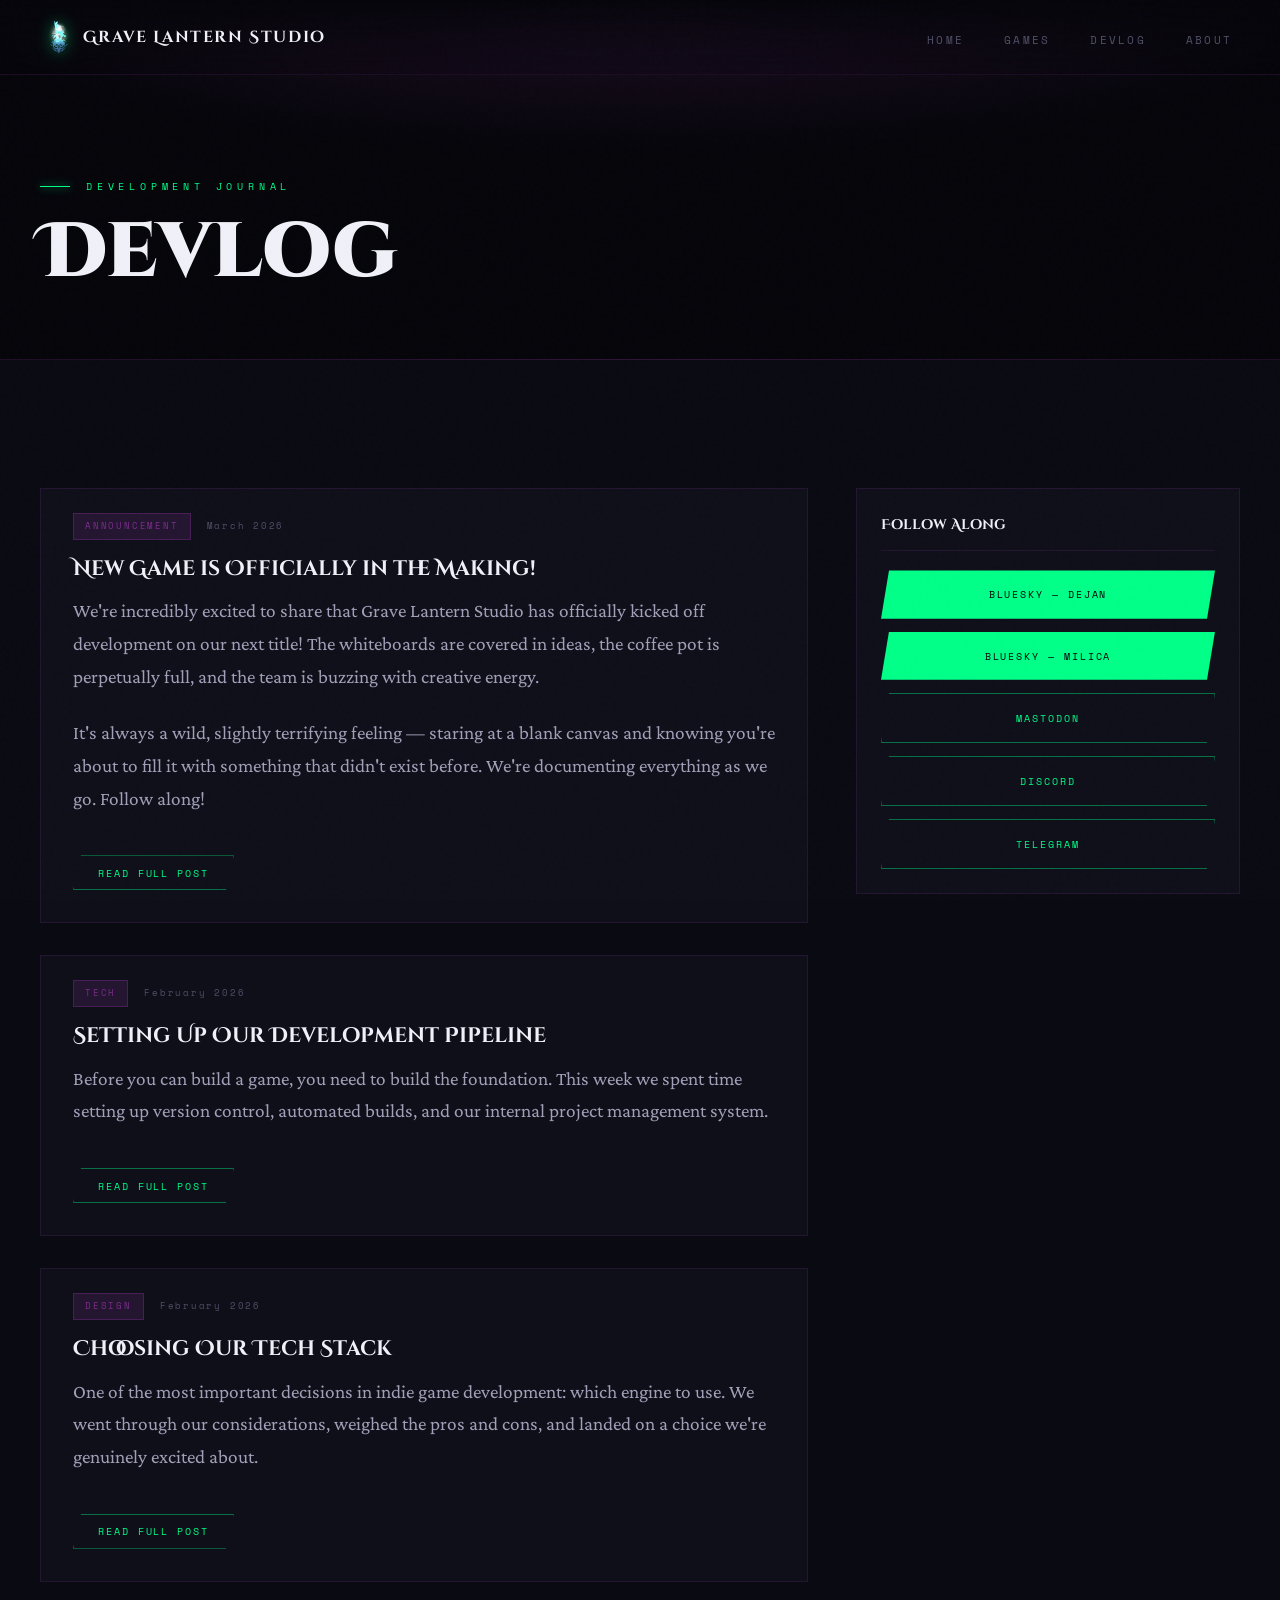
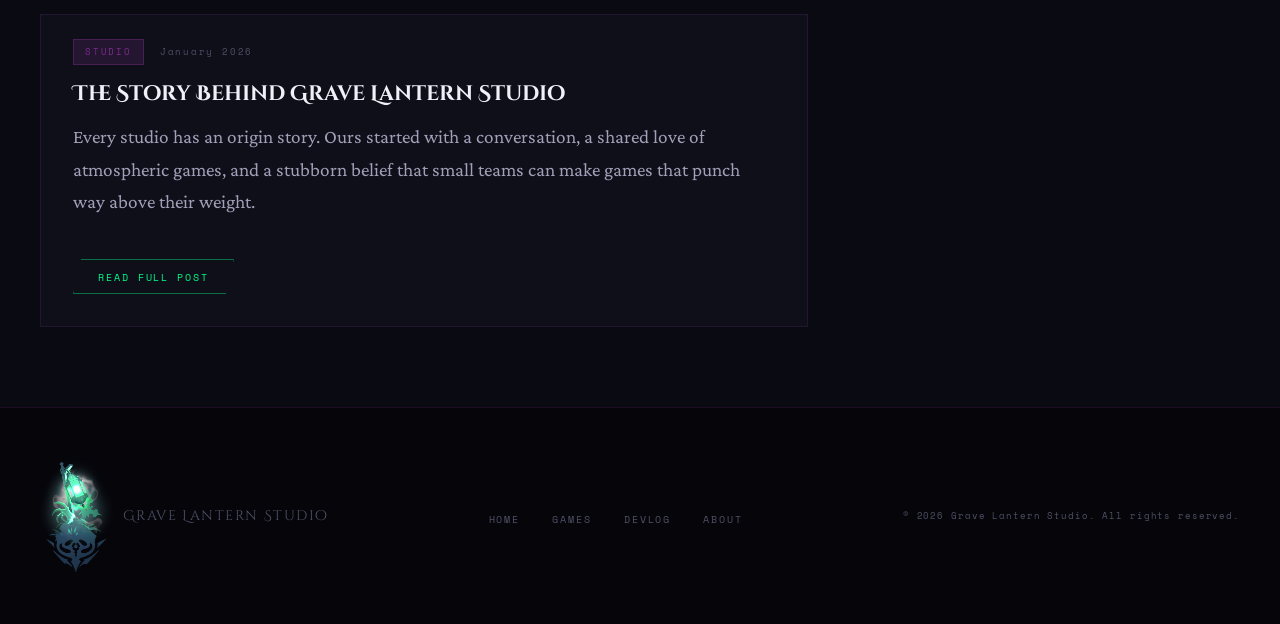
<file: grave_lantern_studio/devlog.html>
<!DOCTYPE html>
<html lang="en">
<head>
  <meta charset="UTF-8">
  <meta name="viewport" content="width=device-width, initial-scale=1.0">
  <title>Devlog — Grave Lantern Studio</title>
  <link rel="stylesheet" href="css/base.css">
  <link rel="stylesheet" href="css/nav.css">
  <link rel="stylesheet" href="css/hero.css">
  <link rel="stylesheet" href="css/sections.css">
  <link rel="stylesheet" href="css/components.css">
  <link rel="stylesheet" href="css/animations.css">
</head>
<body>

  <nav>
    <a href="index.html" class="nav-logo">
      <img src="images/GraveLanternLogo.png" alt="Grave Lantern Studio">
      Grave Lantern Studio
    </a>
    <ul class="nav-links">
      <li><a href="index.html">Home</a></li>
      <li><a href="games.html">Games</a></li>
      <li><a href="devlog.html">Devlog</a></li>
      <li><a href="about.html">About</a></li>
    </ul>
  </nav>

  <div class="page-header">
    <div class="page-header-inner">
      <div class="section-label">Development Journal</div>
      <h1 class="page-header-title">Devlog</h1>
    </div>
  </div>

  <section style="padding:5rem 2rem;background:var(--bg-deep);">
    <div class="section-inner">
      <div class="devlog-full-grid">

        <div class="devlog-posts">
          <div class="devlog-post-card reveal">
            <div class="devlog-post-header">
              <span class="devlog-post-tag">Announcement</span>
              <span class="devlog-post-date">March 2026</span>
            </div>
            <div class="devlog-post-body">
              <h2 class="devlog-post-title">New Game is Officially in the Making!</h2>
              <p class="devlog-post-excerpt">We're incredibly excited to share that Grave Lantern Studio has officially kicked off development on our next title! The whiteboards are covered in ideas, the coffee pot is perpetually full, and the team is buzzing with creative energy.</p>
              <p class="devlog-post-excerpt">It's always a wild, slightly terrifying feeling — staring at a blank canvas and knowing you're about to fill it with something that didn't exist before. We're documenting everything as we go. Follow along!</p>
              <div class="devlog-post-full">
                <p class="devlog-post-excerpt">Full post content coming soon. Check back when we've had more coffee and fewer existential crises about the game's name.</p>
              </div>
              <button class="btn-secondary devlog-expand-btn" style="font-size:0.6rem;padding:0.6rem 1.5rem;">Read Full Post</button>
            </div>
          </div>

          <div class="devlog-post-card reveal">
            <div class="devlog-post-header">
              <span class="devlog-post-tag">Tech</span>
              <span class="devlog-post-date">February 2026</span>
            </div>
            <div class="devlog-post-body">
              <h2 class="devlog-post-title">Setting Up Our Development Pipeline</h2>
              <p class="devlog-post-excerpt">Before you can build a game, you need to build the foundation. This week we spent time setting up version control, automated builds, and our internal project management system.</p>
              <div class="devlog-post-full">
                <p class="devlog-post-excerpt">Full post content coming soon. We'll go into detail about the tools we chose and why they work for a small indie team.</p>
              </div>
              <button class="btn-secondary devlog-expand-btn" style="font-size:0.6rem;padding:0.6rem 1.5rem;">Read Full Post</button>
            </div>
          </div>

          <div class="devlog-post-card reveal">
            <div class="devlog-post-header">
              <span class="devlog-post-tag">Design</span>
              <span class="devlog-post-date">February 2026</span>
            </div>
            <div class="devlog-post-body">
              <h2 class="devlog-post-title">Choosing Our Tech Stack</h2>
              <p class="devlog-post-excerpt">One of the most important decisions in indie game development: which engine to use. We went through our considerations, weighed the pros and cons, and landed on a choice we're genuinely excited about.</p>
              <div class="devlog-post-full">
                <p class="devlog-post-excerpt">Full post content coming soon. Spoiler: it took way longer to decide than we'd like to admit.</p>
              </div>
              <button class="btn-secondary devlog-expand-btn" style="font-size:0.6rem;padding:0.6rem 1.5rem;">Read Full Post</button>
            </div>
          </div>

          <div class="devlog-post-card reveal">
            <div class="devlog-post-header">
              <span class="devlog-post-tag">Studio</span>
              <span class="devlog-post-date">January 2026</span>
            </div>
            <div class="devlog-post-body">
              <h2 class="devlog-post-title">The Story Behind Grave Lantern Studio</h2>
              <p class="devlog-post-excerpt">Every studio has an origin story. Ours started with a conversation, a shared love of atmospheric games, and a stubborn belief that small teams can make games that punch way above their weight.</p>
              <div class="devlog-post-full">
                <p class="devlog-post-excerpt">Full post content coming soon. The full origin story is worth telling properly — we'll get to it.</p>
              </div>
              <button class="btn-secondary devlog-expand-btn" style="font-size:0.6rem;padding:0.6rem 1.5rem;">Read Full Post</button>
            </div>
          </div>
        </div>

        <div class="devlog-sidebar">
          <div class="sidebar-widget reveal">
            <h3 class="sidebar-widget-title">Follow Along</h3>
            <div style="display:flex;flex-direction:column;gap:0.8rem;">
              <a href="https://bsky.app/profile/pixelthehammer.bsky.social" target="_blank" class="btn-primary" style="text-align:center;font-size:0.6rem;">Bluesky — Dejan</a>
              <a href="https://bsky.app/profile/oomkin.bsky.social" target="_blank" class="btn-primary" style="text-align:center;font-size:0.6rem;">Bluesky — Milica</a>
              <a href="https://mastodon.social/@PixelTheHammer" target="_blank" class="btn-secondary" style="text-align:center;font-size:0.6rem;">Mastodon</a>
              <a href="https://discord.gg/rfPKNT84" target="_blank" class="btn-secondary" style="text-align:center;font-size:0.6rem;">Discord</a>
              <a href="https://t.me/GraveLanternStudio" target="_blank" class="btn-secondary" style="text-align:center;font-size:0.6rem;">Telegram</a>
            </div>
          </div>

          <div class="sidebar-widget reveal">
            <h3 class="sidebar-widget-title">Tags</h3>
            <div class="tag-cloud">
              <span class="tag">GameDev</span>
              <span class="tag">IndieGame</span>
              <span class="tag">Design</span>
              <span class="tag">Atmospheric</span>
              <span class="tag">DevLog</span>
              <span class="tag">IndieDev</span>
              <span class="tag">Studio</span>
              <span class="tag">Progress</span>
            </div>
          </div>

          <div class="sidebar-widget reveal">
            <h3 class="sidebar-widget-title">Current Project</h3>
            <div style="background:var(--bg-void);padding:1rem;border:1px solid var(--border-subtle);margin-bottom:1rem;">
              <p style="font-family:'Cinzel Decorative',serif;font-size:0.9rem;color:var(--text-bright);margin-bottom:0.5rem;">Project Lantern</p>
              <span class="game-status dev" style="font-size:0.5rem;">In Development</span>
            </div>
            <div style="margin-bottom:0.5rem;">
              <div style="display:flex;justify-content:space-between;margin-bottom:0.3rem;">
                <span style="font-family:'Space Mono',monospace;font-size:0.55rem;color:var(--text-dim);text-transform:uppercase;">Concept</span>
                <span style="font-family:'Space Mono',monospace;font-size:0.55rem;color:var(--green-glow);">100%</span>
              </div>
              <div style="height:3px;background:var(--bg-void);border-radius:2px;overflow:hidden;">
                <div style="width:100%;height:100%;background:var(--green-glow);box-shadow:0 0 8px var(--green-glow);"></div>
              </div>
            </div>
            <div style="margin-bottom:0.5rem;">
              <div style="display:flex;justify-content:space-between;margin-bottom:0.3rem;">
                <span style="font-family:'Space Mono',monospace;font-size:0.55rem;color:var(--text-dim);text-transform:uppercase;">Pre-Production</span>
                <span style="font-family:'Space Mono',monospace;font-size:0.55rem;color:var(--green-glow);">60%</span>
              </div>
              <div style="height:3px;background:var(--bg-void);border-radius:2px;overflow:hidden;">
                <div style="width:60%;height:100%;background:var(--green-glow);box-shadow:0 0 8px var(--green-glow);"></div>
              </div>
            </div>
            <div>
              <div style="display:flex;justify-content:space-between;margin-bottom:0.3rem;">
                <span style="font-family:'Space Mono',monospace;font-size:0.55rem;color:var(--text-dim);text-transform:uppercase;">Production</span>
                <span style="font-family:'Space Mono',monospace;font-size:0.55rem;color:var(--text-dim);">0%</span>
              </div>
              <div style="height:3px;background:var(--bg-void);border-radius:2px;overflow:hidden;">
                <div style="width:0%;height:100%;background:var(--text-dim);"></div>
              </div>
            </div>
          </div>
        </div>

      </div>
    </div>
  </section>

  <footer>
    <div class="footer-inner">
      <div class="footer-logo"><img src="images/GraveLanternLogo.png" alt="">Grave Lantern Studio</div>
      <ul class="footer-links">
        <li><a href="index.html">Home</a></li>
        <li><a href="games.html">Games</a></li>
        <li><a href="devlog.html">Devlog</a></li>
        <li><a href="about.html">About</a></li>
      </ul>
      <p class="footer-copy">© 2026 Grave Lantern Studio. All rights reserved.</p>
    </div>
  </footer>

  <script src="js/reveal.js"></script>
  <script>
    document.querySelectorAll('.devlog-expand-btn').forEach(btn => {
      btn.addEventListener('click', () => {
        const full = btn.previousElementSibling;
        const isOpen = full.classList.toggle('open');
        btn.textContent = isOpen ? 'Collapse' : 'Read Full Post';
      });
    });
  </script>
</body>
</html>
</file>
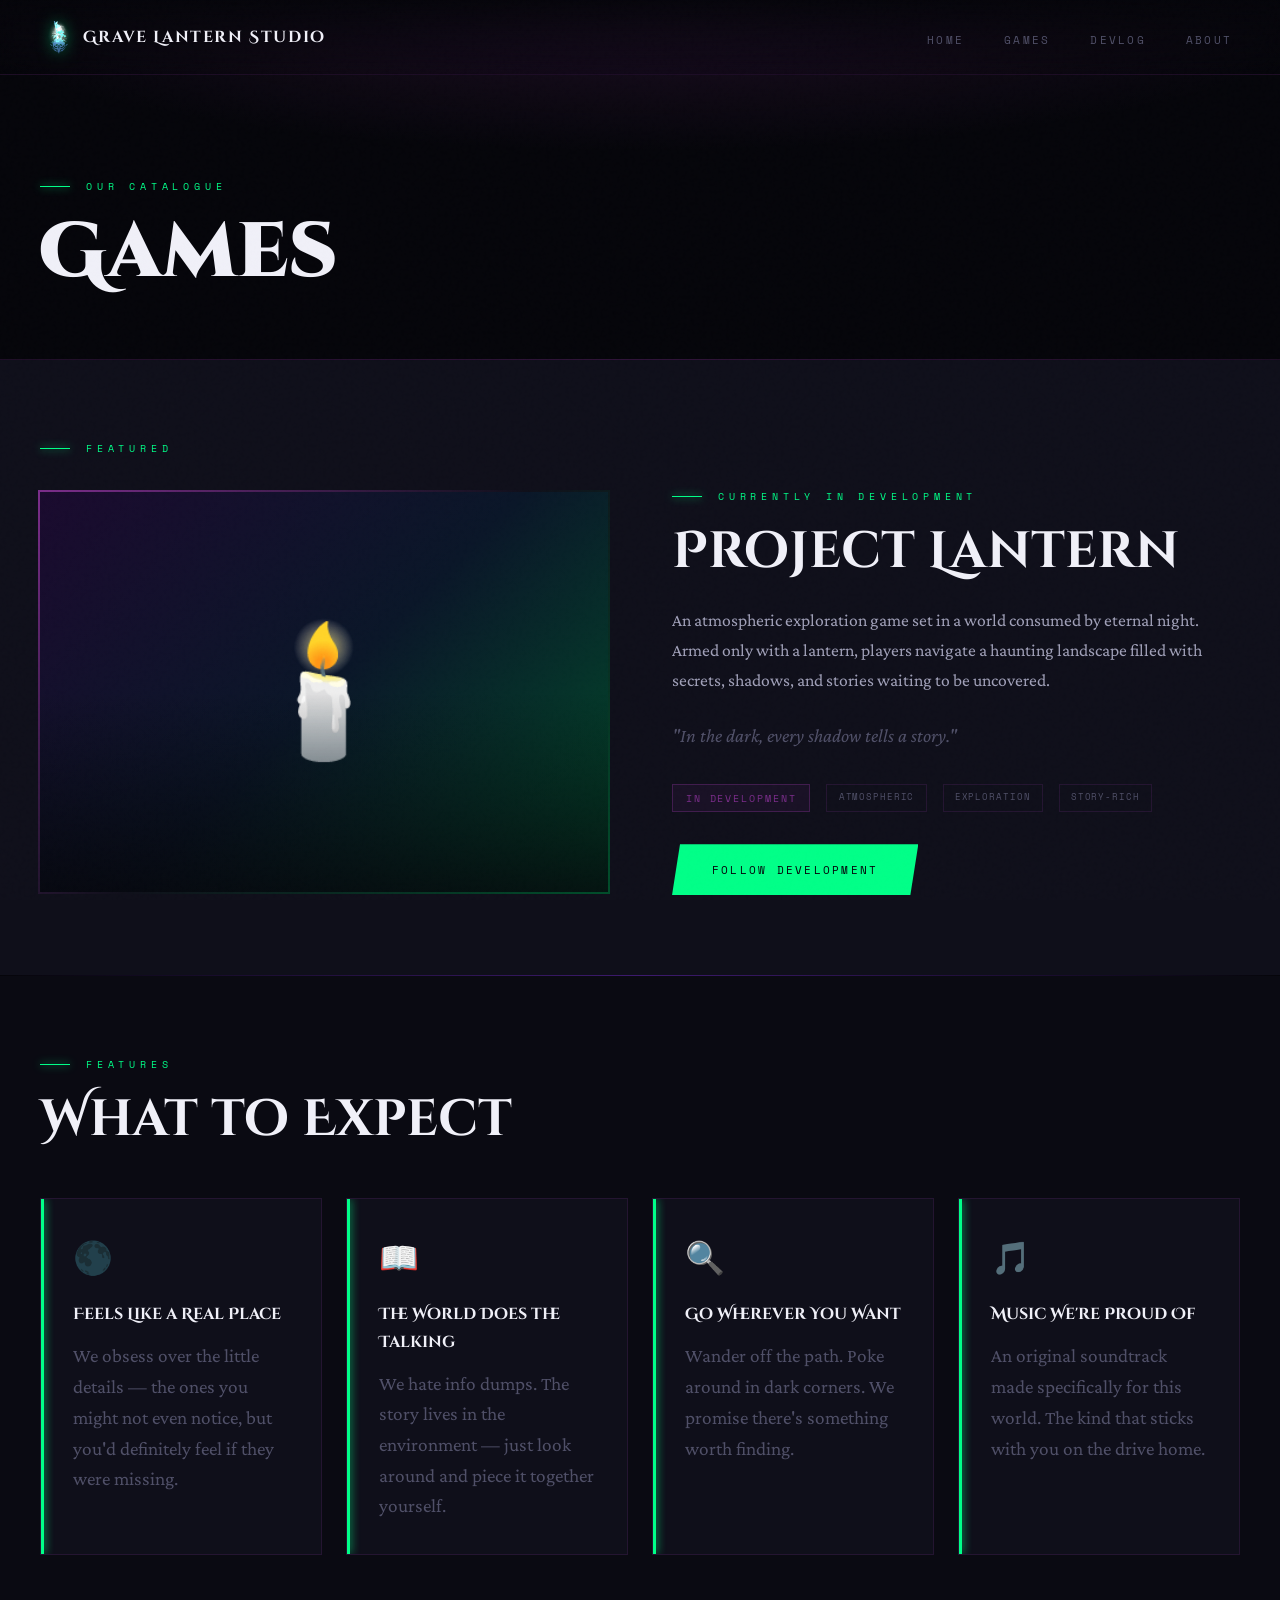
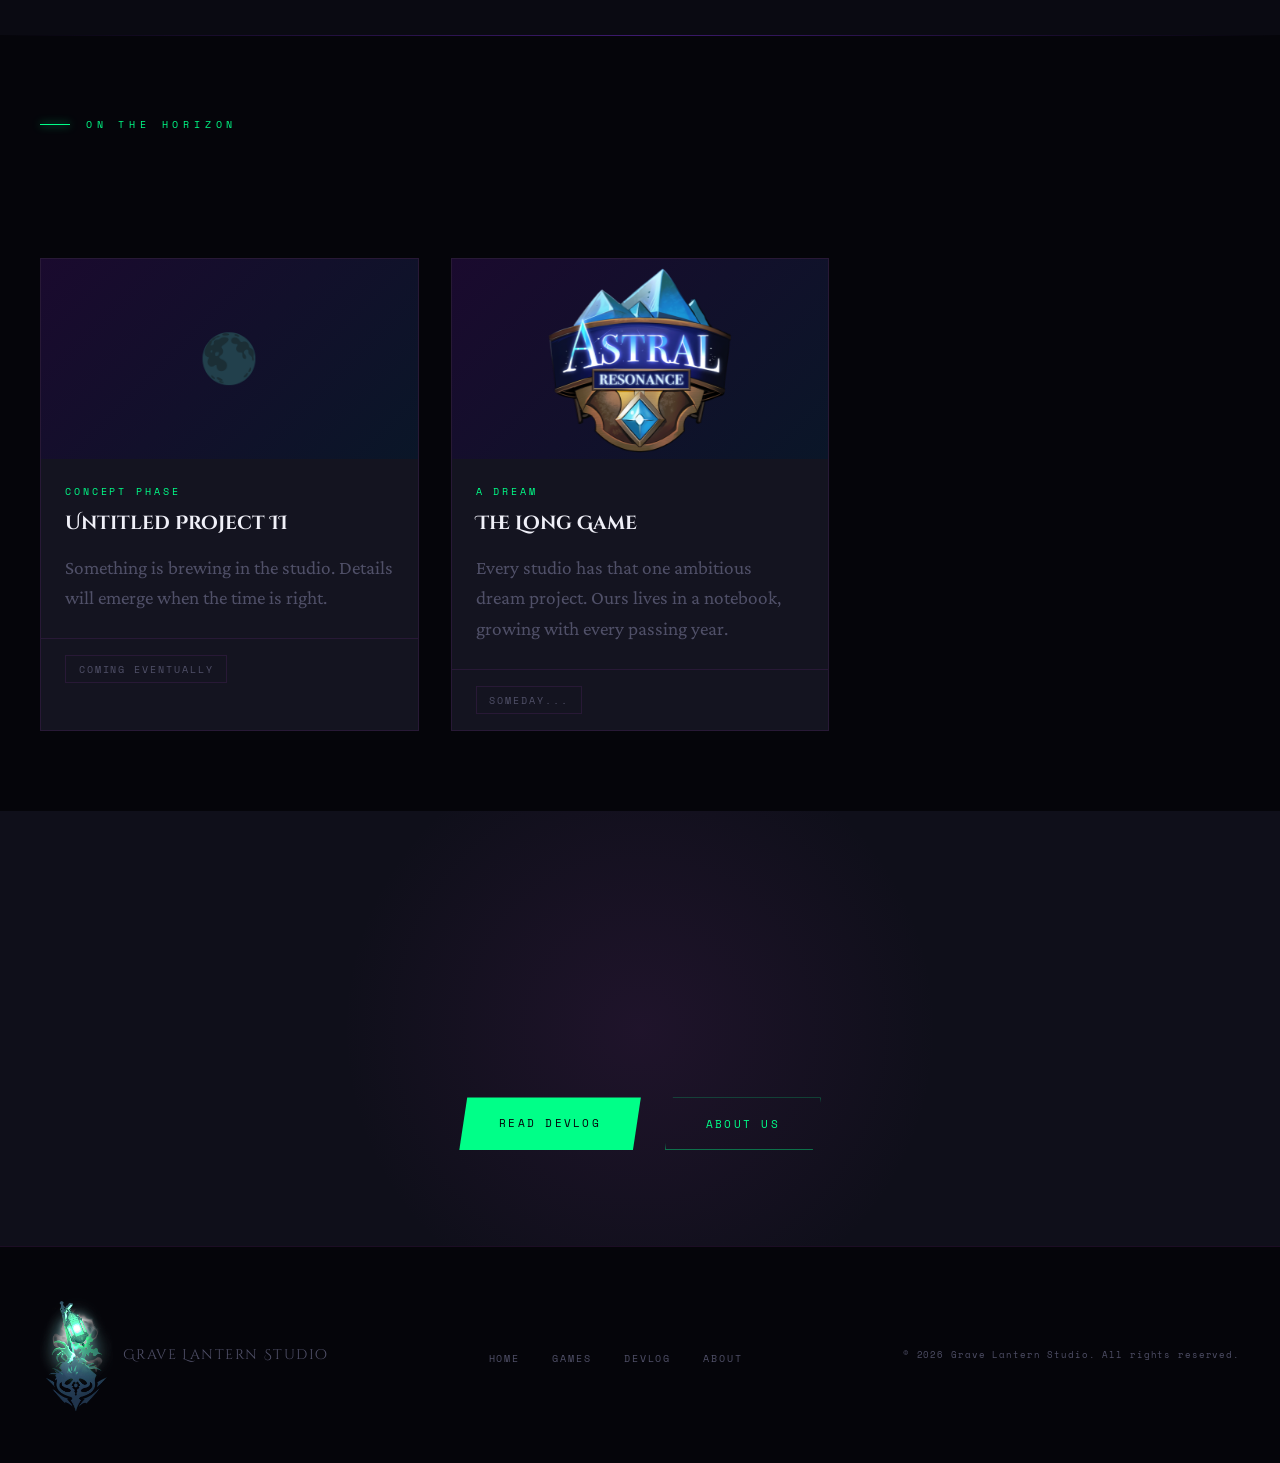
<file: grave_lantern_studio/games.html>
<!DOCTYPE html>
<html lang="en">
<head>
  <meta charset="UTF-8">
  <meta name="viewport" content="width=device-width, initial-scale=1.0">
  <title>Games — Grave Lantern Studio</title>
  <link rel="stylesheet" href="css/base.css">
  <link rel="stylesheet" href="css/nav.css">
  <link rel="stylesheet" href="css/hero.css">
  <link rel="stylesheet" href="css/sections.css">
  <link rel="stylesheet" href="css/components.css">
  <link rel="stylesheet" href="css/animations.css">
</head>
<body>

  <nav>
    <a href="index.html" class="nav-logo">
      <img src="images/GraveLanternLogo.png" alt="Grave Lantern Studio">
      Grave Lantern Studio
    </a>
    <ul class="nav-links">
      <li><a href="index.html">Home</a></li>
      <li><a href="games.html">Games</a></li>
      <li><a href="devlog.html">Devlog</a></li>
      <li><a href="about.html">About</a></li>
    </ul>
  </nav>

  <div class="page-header">
    <div class="page-header-inner">
      <div class="section-label">Our Catalogue</div>
      <h1 class="page-header-title">Games</h1>
    </div>
  </div>

  <!-- FEATURED GAME -->
  <section style="background:var(--bg-surface);padding:5rem 2rem;">
    <div class="section-inner">
      <div class="section-label reveal">Featured</div>
      <div style="display:grid;grid-template-columns:1fr 1fr;gap:4rem;align-items:center;margin-top:2rem;">
        <div class="about-image-wrapper reveal">
          <div style="width:100%;height:400px;background:linear-gradient(135deg,#1a0a2e 0%,#0a1628 50%,#004d2a 100%);display:flex;align-items:center;justify-content:center;font-size:8rem;">🕯️</div>
        </div>
        <div class="reveal">
          <div class="section-label">Currently In Development</div>
          <h2 class="section-title">Project Lantern</h2>
          <p style="color:var(--text-mid);margin-bottom:1.5rem;font-size:1.1rem;">An atmospheric exploration game set in a world consumed by eternal night. Armed only with a lantern, players navigate a haunting landscape filled with secrets, shadows, and stories waiting to be uncovered.</p>
          <p style="color:var(--text-dim);margin-bottom:2rem;font-style:italic;">"In the dark, every shadow tells a story."</p>
          <div style="display:flex;gap:1rem;flex-wrap:wrap;margin-bottom:2rem;">
            <span class="game-status dev">In Development</span>
            <span class="tag">Atmospheric</span>
            <span class="tag">Exploration</span>
            <span class="tag">Story-Rich</span>
          </div>
          <a href="devlog.html" class="btn-primary">Follow Development</a>
        </div>
      </div>
    </div>
  </section>

  <div class="divider"></div>

  <section style="background:var(--bg-deep);padding:5rem 2rem;">
    <div class="section-inner">
      <div class="section-label reveal">Features</div>
      <h2 class="section-title reveal">What to Expect</h2>
      <div class="values-grid reveal">
        <div class="value-card"><div class="value-icon">🌑</div><h3 class="value-title">Feels Like a Real Place</h3><p class="value-desc">We obsess over the little details — the ones you might not even notice, but you'd definitely feel if they were missing.</p></div>
        <div class="value-card"><div class="value-icon">📖</div><h3 class="value-title">The World Does the Talking</h3><p class="value-desc">We hate info dumps. The story lives in the environment — just look around and piece it together yourself.</p></div>
        <div class="value-card"><div class="value-icon">🔍</div><h3 class="value-title">Go Wherever You Want</h3><p class="value-desc">Wander off the path. Poke around in dark corners. We promise there's something worth finding.</p></div>
        <div class="value-card"><div class="value-icon">🎵</div><h3 class="value-title">Music We're Proud Of</h3><p class="value-desc">An original soundtrack made specifically for this world. The kind that sticks with you on the drive home.</p></div>
      </div>
    </div>
  </section>

  <div class="divider"></div>

  <section style="padding:5rem 2rem;">
    <div class="section-inner">
      <div class="section-label reveal">On the Horizon</div>
      <h2 class="section-title reveal">Future Projects</h2>
      <div class="games-grid">
        <div class="game-card reveal">
          <div class="game-card-glow"></div>
          <div class="game-card-placeholder">🌑</div>
          <div class="game-card-body">
            <p class="game-card-tag">Concept Phase</p>
            <h3 class="game-card-title">Untitled Project II</h3>
            <p class="game-card-desc">Something is brewing in the studio. Details will emerge when the time is right.</p>
          </div>
          <div class="game-card-footer"><span class="game-status coming-soon">Coming Eventually</span></div>
        </div>
        <div class="game-card reveal">
          <div class="game-card-glow"></div>
          <div class="game-card-placeholder" style="padding:0;"><img src="images/AstralResonance.png" alt="The Long Game" style="width:100%;height:100%;object-fit:contain;display:block;"></div>
          <div class="game-card-body">
            <p class="game-card-tag">A Dream</p>
            <h3 class="game-card-title">The Long Game</h3>
            <p class="game-card-desc">Every studio has that one ambitious dream project. Ours lives in a notebook, growing with every passing year.</p>
          </div>
          <div class="game-card-footer"><span class="game-status coming-soon">Someday...</span></div>
        </div>
      </div>
    </div>
  </section>

  <section class="cta-section">
    <div class="section-inner">
      <h2 class="section-title reveal">Stay in the Loop</h2>
      <p class="reveal">Follow our devlog for development updates and behind-the-scenes content.</p>
      <div class="hero-cta reveal">
        <a href="devlog.html" class="btn-primary">Read Devlog</a>
        <a href="about.html" class="btn-secondary">About Us</a>
      </div>
    </div>
  </section>

  <footer>
    <div class="footer-inner">
      <div class="footer-logo"><img src="images/GraveLanternLogo.png" alt="">Grave Lantern Studio</div>
      <ul class="footer-links">
        <li><a href="index.html">Home</a></li>
        <li><a href="games.html">Games</a></li>
        <li><a href="devlog.html">Devlog</a></li>
        <li><a href="about.html">About</a></li>
      </ul>
      <p class="footer-copy">© 2026 Grave Lantern Studio. All rights reserved.</p>
    </div>
  </footer>

  <script src="js/reveal.js"></script>
</body>
</html>
</file>
<file: grave_lantern_studio/css/base.css>
@import url('https://fonts.googleapis.com/css2?family=Cinzel+Decorative:wght@400;700;900&family=Crimson+Pro:ital,wght@0,300;0,400;0,600;1,300;1,400&family=Space+Mono:ital,wght@0,400;0,700;1,400&display=swap');

:root {
  --bg-void: #05050a;
  --bg-deep: #0a0a12;
  --bg-surface: #0f0f1a;
  --bg-elevated: #141420;
  --purple-dark: #1a0a2e;
  --purple-mid: #3d1a6e;
  --purple-glow: #7b2d8b;
  --blue-dark: #0a1628;
  --green-glow: #00ff88;
  --green-dark: #004d2a;
  --text-bright: #f0f0f8;
  --text-mid: #a0a0b8;
  --text-dim: #505068;
  --border-subtle: rgba(123, 45, 139, 0.2);
}

*, *::before, *::after { box-sizing: border-box; margin: 0; padding: 0; }
html { scroll-behavior: smooth; }

body {
  background-color: var(--bg-void);
  color: var(--text-mid);
  font-family: 'Crimson Pro', Georgia, serif;
  font-size: 20px;
  line-height: 1.7;
  overflow-x: hidden;
}

body::before {
  content: '';
  position: fixed;
  inset: 0;
  background-image: url("data:image/svg+xml,%3Csvg viewBox='0 0 256 256' xmlns='http://www.w3.org/2000/svg'%3E%3Cfilter id='noise'%3E%3CfeTurbulence type='fractalNoise' baseFrequency='0.9' numOctaves='4' stitchTiles='stitch'/%3E%3C/filter%3E%3Crect width='100%25' height='100%25' filter='url(%23noise)' opacity='0.04'/%3E%3C/svg%3E");
  pointer-events: none;
  z-index: 9999;
  opacity: 0.4;
}

p { font-size: 1.2rem; }

::-webkit-scrollbar { width: 10px; }
::-webkit-scrollbar-track { background: var(--bg-void); }
::-webkit-scrollbar-thumb { background: var(--purple-mid); border-radius: 3px; }
::-webkit-scrollbar-thumb:hover { background: var(--purple-glow); }

.divider {
  width: 100%;
  height: 1px;
  background: linear-gradient(90deg, transparent, var(--purple-mid), transparent);
}
</file>
<file: grave_lantern_studio/css/nav.css>
nav {
  position: fixed;
  top: 0; left: 0; right: 0;
  z-index: 1000;
  padding: 1.2rem 3rem;
  display: flex;
  align-items: center;
  justify-content: space-between;
  background: linear-gradient(180deg, rgba(5,5,10,0.95) 0%, rgba(5,5,10,0) 100%);
  backdrop-filter: blur(10px);
  border-bottom: 1px solid var(--border-subtle);
}

.nav-logo {
  font-family: 'Cinzel Decorative', serif;
  font-size: 1rem;
  font-weight: 700;
  color: var(--text-bright);
  text-decoration: none;
  letter-spacing: 0.1em;
  display: flex;
  align-items: center;
  gap: 0.8rem;
}

.nav-logo img {
  height: 36px;
  width: auto;
  filter: brightness(4) drop-shadow(0 0 8px rgba(0,255,136,0.5));
}

.nav-links {
  display: flex;
  gap: 2.5rem;
  list-style: none;
}

.nav-links a {
  font-family: 'Space Mono', monospace;
  font-size: 0.7rem;
  letter-spacing: 0.2em;
  text-transform: uppercase;
  color: var(--text-dim);
  text-decoration: none;
  transition: color 0.3s ease;
  position: relative;
}

.nav-links a::after {
  content: '';
  position: absolute;
  bottom: -4px; left: 0;
  width: 0; height: 1px;
  background: var(--green-glow);
  transition: width 0.3s ease;
  box-shadow: 0 0 8px var(--green-glow);
}

.nav-links a:hover { color: var(--green-glow); }
.nav-links a:hover::after { width: 100%; }

@media (max-width: 768px) {
  nav { padding: 1rem 1.5rem; }
  .nav-links { gap: 1.5rem; }
}
@media (max-width: 480px) {
  .nav-links { display: none; }
}
</file>
<file: grave_lantern_studio/css/hero.css>
/* ── Hero ── */
.hero {
  min-height: 100vh;
  display: flex;
  align-items: center;
  justify-content: center;
  position: relative;
  overflow: hidden;
  padding: 0;
}

.hero img.hero-bg-img {
  position: absolute;
  inset: 0;
  width: 100%;
  height: 100%;
  object-fit: cover;
  object-position: 20% 50%;
  display: block;
}

/* ── Mobile hero icon (hidden on desktop) ── */
.hero-mobile-icon {
  display: none;
}

@media (max-width: 768px) {
  .hero img.hero-bg-img {
    display: none;
  }
  .hero {
    background: var(--bg-void);
  }
  .hero-logo {
    top: 14%;
  }
  .hero-mobile-icon {
    display: block;
    position: absolute;
    left: 50%;
    top: 57%;
    transform: translate(-50%, -50%);
    width: clamp(200px, 60vw, 350px);
    z-index: 4;
    pointer-events: none;
  }
  .lantern-fire {
    display: none;
  }
}

/* ── Hero Logo Overlay ── */
.hero-logo {
  position: absolute;
  left: 50%;
  transform: translateX(-50%);
  top: 12%; /* ← adjust this to move logo up or down */
  width: clamp(320px, 50vw, 1100px);
  z-index: 4;
  pointer-events: none;
  user-select: none;
}

/* ── Particles ── */
.hero-particles {
  position: absolute;
  inset: 0;
  overflow: hidden;
  pointer-events: none;
  z-index: 2;
}

.particle {
  position: absolute;
  width: 2px; height: 2px;
  background: var(--green-glow);
  border-radius: 50%;
  box-shadow: 0 0 6px var(--green-glow);
  animation: float-particle linear infinite;
  opacity: 0;
}

.particle:nth-child(1)  { left: 5%;  animation-duration: 8s;  animation-delay: 0s;   top: 80%; }
.particle:nth-child(2)  { left: 12%; animation-duration: 12s; animation-delay: 2s;   top: 90%; }
.particle:nth-child(3)  { left: 20%; animation-duration: 9s;  animation-delay: 4s;   top: 85%; }
.particle:nth-child(4)  { left: 28%; animation-duration: 11s; animation-delay: 1s;   top: 88%; }
.particle:nth-child(5)  { left: 35%; animation-duration: 7s;  animation-delay: 3s;   top: 92%; }
.particle:nth-child(6)  { left: 42%; animation-duration: 10s; animation-delay: 5s;   top: 78%; }
.particle:nth-child(7)  { left: 50%; animation-duration: 13s; animation-delay: 6s;   top: 95%; }
.particle:nth-child(8)  { left: 57%; animation-duration: 8s;  animation-delay: 7s;   top: 82%; }
.particle:nth-child(9)  { left: 64%; animation-duration: 14s; animation-delay: 2s;   top: 87%; }
.particle:nth-child(10) { left: 71%; animation-duration: 9s;  animation-delay: 4s;   top: 93%; }
.particle:nth-child(11) { left: 78%; animation-duration: 11s; animation-delay: 0s;   top: 84%; }
.particle:nth-child(12) { left: 85%; animation-duration: 7s;  animation-delay: 3s;   top: 89%; }
.particle:nth-child(13) { left: 92%; animation-duration: 10s; animation-delay: 5s;   top: 91%; }
.particle:nth-child(14) { left: 8%;  animation-duration: 12s; animation-delay: 1s;   top: 86%; }
.particle:nth-child(15) { left: 22%; animation-duration: 8s;  animation-delay: 6s;   top: 94%; }
.particle:nth-child(16) { left: 45%; animation-duration: 9s;  animation-delay: 2s;   top: 79%; }
.particle:nth-child(17) { left: 60%; animation-duration: 15s; animation-delay: 4s;   top: 96%; }
.particle:nth-child(18) { left: 73%; animation-duration: 11s; animation-delay: 7s;   top: 83%; }
.particle:nth-child(19) { left: 88%; animation-duration: 8s;  animation-delay: 3s;   top: 90%; }
.particle:nth-child(20) { left: 95%; animation-duration: 13s; animation-delay: 1s;   top: 87%; }

/* ── Scroll Indicator ── */
.scroll-indicator {
  position: absolute;
  bottom: 2rem; left: 50%;
  transform: translateX(-50%);
  display: flex;
  flex-direction: column;
  align-items: center;
  gap: 0.5rem;
  z-index: 3;
  font-family: 'Space Mono', monospace;
  font-size: 0.55rem;
  letter-spacing: 0.3em;
  color: rgba(255,255,255,0.4);
  text-transform: uppercase;
  pointer-events: none;
}

.scroll-arrow {
  width: 1px; height: 40px;
  background: linear-gradient(180deg, rgba(0,255,136,0.6), transparent);
  animation: scroll-pulse 2s ease infinite;
}

/* ══════════════════════════════════════
   LANTERN MAGICAL AURA EFFECT
══════════════════════════════════════ */
.lantern-fire {
  position: absolute;
  left: 50%;  /* adjust in fire.js */
  top: 40%;   /* adjust in fire.js */
  transform: translate(-50%, -50%);
  width: 120px; height: 120px;
  z-index: 3;
  pointer-events: none;
  animation: light-flicker 4s ease infinite; /* ← add this */
}

/* Hide unused flame elements */
.flame-1, .flame-2, .flame-3, .flame-4 { display: none; }

/* Pulsing core glow — sits over lantern glass */
.fire-glow {
  position: absolute;
  top: 50%; left: 50%;
  transform: translate(-50%, -50%);
  width: 80px; height: 80px;
  background: radial-gradient(circle,
    rgba(0,255,136,0.5) 0%,
    rgba(0,255,136,0.2) 40%,
    transparent 70%);
  border-radius: 50%;
  filter: blur(8px);
  animation: lantern-breathe 2.5s ease infinite;
}

/* Outer soft glow halo */
.fire-glow::after {
  content: '';
  position: absolute;
  top: 50%; left: 50%;
  transform: translate(-50%, -50%);
  width: 160px; height: 160px;
  background: radial-gradient(circle,
    rgba(0,255,136,0.12) 0%,
    transparent 70%);
  border-radius: 50%;
  filter: blur(12px);
  animation: lantern-breathe 2.5s ease infinite reverse;
}

/* Swirling magical orbs */
.swirl-orb {
  position: absolute;
  top: 50%; left: 50%;
  border-radius: 50%;
  background: radial-gradient(circle, rgba(0,255,136,0.95) 0%, rgba(0,255,136,0) 70%);
  filter: blur(1px);
  box-shadow: 0 0 6px rgba(0,255,136,0.8);
}
.swirl-orb-1 { width: 7px; height: 7px; margin: -3.5px; animation: orbit-1 3s linear infinite; }
.swirl-orb-2 { width: 5px; height: 5px; margin: -2.5px; animation: orbit-2 2s linear infinite; opacity: 0.8; }
.swirl-orb-3 { width: 6px; height: 6px; margin: -3px;   animation: orbit-3 4s linear infinite; opacity: 0.6; }

/* Flying magical sparkles */
.ember {
  position: absolute;
  width: 3px; height: 3px;
  background: #00ff88;
  border-radius: 50%;
  box-shadow: 0 0 6px #00ff88, 0 0 12px rgba(0,255,136,0.6);
  animation: magic-sparkle linear infinite;
  top: 50%; left: 50%;
}
.ember:nth-child(1) { animation-duration: 2s;   animation-delay: 0s;   width: 4px; height: 4px; }
.ember:nth-child(2) { animation-duration: 2.8s; animation-delay: 0.5s; }
.ember:nth-child(3) { animation-duration: 1.8s; animation-delay: 1s;   width: 2px; height: 2px; }
.ember:nth-child(4) { animation-duration: 2.4s; animation-delay: 1.5s; }
.ember:nth-child(5) { animation-duration: 3.2s; animation-delay: 0.3s; width: 4px; height: 4px; }

/* Expanding magic rings from center */
.magic-ring {
  position: absolute;
  top: 50%; left: 50%;
  transform: translate(-50%, -50%) scale(0.3);
  border-radius: 50%;
  border: 1px solid rgba(0,255,136,0.5);
  box-shadow: 0 0 10px rgba(0,255,136,0.3), inset 0 0 10px rgba(0,255,136,0.1);
}
.magic-ring-1 { width: 100px; height: 100px; animation: ring-expand-center 3s ease infinite; }
.magic-ring-2 { width: 100px; height: 100px; animation: ring-expand-center 3s ease infinite 1s; }
.magic-ring-3 { width: 100px; height: 100px; animation: ring-expand-center 3s ease infinite 2s; }

/* ══════════════════════════════════════
   ENHANCED LANTERN EFFECTS
══════════════════════════════════════ */

/* Light cone casting downward */
.light-cone {
  position: absolute;
  top: 50%; left: 50%;
  transform: translateX(-50%);
  width: 0; height: 0;
  border-left: 70px solid transparent;
  border-right: 70px solid transparent;
  border-top: 200px solid rgba(0,255,136,0.05);
  filter: blur(15px);
  animation: light-flicker 3s ease infinite;
  pointer-events: none;
  z-index: 2;
}

/* Smoke wisps rising */
.smoke-container {
  position: absolute;
  top: 30%; left: 50%;
  transform: translateX(-50%);
  width: 60px; height: 80px;
  pointer-events: none;
  z-index: 4;
}

.wisp {
  position: absolute;
  bottom: 0;
  border-radius: 50%;
  background: radial-gradient(circle, rgba(0,255,136,0.12) 0%, transparent 70%);
  filter: blur(5px);
  animation: wisp-rise linear infinite;
}
.wisp-1 { width: 20px; height: 25px; left: 40%; animation-duration: 4s;   animation-delay: 0s; }
.wisp-2 { width: 15px; height: 20px; left: 55%; animation-duration: 5s;   animation-delay: 1.5s; }
.wisp-3 { width: 18px; height: 22px; left: 45%; animation-duration: 3.5s; animation-delay: 0.8s; }
.wisp-4 { width: 12px; height: 16px; left: 60%; animation-duration: 4.5s; animation-delay: 2.2s; }

/* Creature eye glow */
.creature-eyes {
  position: absolute;
  pointer-events: none;
  z-index: 4;
}

.eye {
  position: absolute;
  width: 8px; height: 5px;
  background: radial-gradient(ellipse, rgba(0,255,136,0.95) 0%, rgba(0,255,136,0.4) 60%, transparent 100%);
  border-radius: 50%;
  box-shadow: 0 0 8px rgba(0,255,136,0.9), 0 0 20px rgba(0,255,136,0.4);
  animation: eye-blink 5s ease infinite;
}
.eye-left  { left: 0;    top: 0; animation-delay: 0s; }
.eye-right { left: 16px; top: 0; animation-delay: 0.1s; }

/* Chain shimmer */
.chain-shimmer {
  position: absolute;
  width: 3px;
  background: linear-gradient(180deg,
    transparent 0%,
    rgba(0,255,136,0.5) 40%,
    rgba(0,255,136,0.9) 50%,
    rgba(0,255,136,0.5) 60%,
    transparent 100%);
  border-radius: 2px;
  filter: blur(1px);
  animation: chain-pulse linear infinite;
  pointer-events: none;
  z-index: 4;
  opacity: 0;
}
.chain-left  { height: 80px; animation-duration: 2.5s; animation-delay: 0s; }
.chain-right { height: 80px; animation-duration: 2.5s; animation-delay: 1.2s; }

/* ── Page Header (inner pages) ── */
.page-header {
  min-height: 40vh;
  display: flex;
  align-items: flex-end;
  padding: 8rem 2rem 4rem;
  position: relative;
  overflow: hidden;
  background:
    radial-gradient(ellipse 80% 60% at 50% 0%, rgba(123,45,139,0.2) 0%, transparent 70%),
    var(--bg-void);
  border-bottom: 1px solid var(--border-subtle);
}

.page-header-inner {
  max-width: 1200px;
  margin: 0 auto;
  width: 100%;
}

.page-header-title {
  font-family: 'Cinzel Decorative', serif;
  font-size: clamp(2rem, 6vw, 5rem);
  font-weight: 900;
  color: var(--text-bright);
  line-height: 1.1;
}
</file>
<file: grave_lantern_studio/css/sections.css>
section { padding: 6rem 2rem; position: relative; }
.section-inner { max-width: 1200px; margin: 0 auto; }

/* ── About Strip ── */
.about-strip { background: var(--bg-surface); border-top: 1px solid var(--border-subtle); border-bottom: 1px solid var(--border-subtle); }
.about-strip-inner { max-width: 1200px; margin: 0 auto; display: grid; grid-template-columns: 1fr 1fr; gap: 4rem; align-items: center; }

.about-image-wrapper { position: relative; }
.about-image-wrapper img { width: 100%; height: 400px; object-fit: cover; display: block; filter: saturate(0.6) contrast(1.1); transition: filter 0.5s ease; }
.about-image-wrapper:hover img { filter: saturate(0.9) contrast(1.1); }
.about-image-wrapper::before { content: ''; position: absolute; inset: -2px; background: linear-gradient(135deg, var(--purple-glow), transparent, var(--green-dark)); z-index: -1; }
.about-image-wrapper::after { content: ''; position: absolute; inset: 0; background: linear-gradient(180deg, transparent 50%, rgba(5,5,10,0.8) 100%); pointer-events: none; }

.about-text h2 { font-family: 'Cinzel Decorative', serif; font-size: clamp(1.5rem, 3vw, 2.5rem); color: var(--text-bright); margin-bottom: 1.5rem; }
.about-text p { color: var(--text-mid); margin-bottom: 1.5rem; font-size: 1.2rem; }

/* ── Stats Bar ── */
.stats-bar { background: var(--bg-elevated); border-top: 1px solid var(--border-subtle); border-bottom: 1px solid var(--border-subtle); padding: 3rem 2rem; }
.stats-inner { max-width: 1200px; margin: 0 auto; display: grid; grid-template-columns: repeat(4, 1fr); gap: 2rem; text-align: center; }
.stat-item { display: flex; flex-direction: column; align-items: center; gap: 0.5rem; }
.stat-number { font-family: 'Cinzel Decorative', serif; font-size: 2.5rem; color: var(--green-glow); text-shadow: 0 0 20px rgba(0,255,136,0.3); line-height: 1; }
.stat-label { font-family: 'Space Mono', monospace; font-size: 0.6rem; letter-spacing: 0.3em; text-transform: uppercase; color: var(--text-dim); }

/* ── Games Section ── */
.games-section { background: var(--bg-deep); }

/* ── Devlog Section ── */
.devlog-section { background: var(--bg-void); }
.devlog-grid { display: grid; grid-template-columns: 2fr 1fr; gap: 2rem; margin-top: 3rem; }
.devlog-featured { background: var(--bg-surface); border: 1px solid var(--border-subtle); overflow: hidden; transition: border-color 0.3s ease; }
.devlog-featured:hover { border-color: rgba(0,255,136,0.3); }
.devlog-featured-image { width: 100%; height: 280px; background: linear-gradient(135deg, var(--purple-dark) 0%, var(--blue-dark) 50%, var(--green-dark) 100%); display: flex; align-items: center; justify-content: center; font-size: 4rem; position: relative; overflow: hidden; }
.devlog-featured-image::after { content: ''; position: absolute; inset: 0; background: linear-gradient(180deg, transparent 60%, var(--bg-surface) 100%); }
.devlog-featured-body { padding: 2rem; }
.devlog-meta { font-family: 'Space Mono', monospace; font-size: 0.6rem; letter-spacing: 0.3em; text-transform: uppercase; color: var(--green-glow); margin-bottom: 0.8rem; }
.devlog-title { font-family: 'Cinzel Decorative', serif; font-size: 1.4rem; color: var(--text-bright); margin-bottom: 1rem; line-height: 1.3; }
.devlog-excerpt { color: var(--text-mid); font-size: 1.2rem; margin-bottom: 1.5rem; }

.devlog-list { display: flex; flex-direction: column; gap: 1rem; }
.devlog-item { background: var(--bg-surface); border: 1px solid var(--border-subtle); padding: 1.2rem; transition: all 0.3s ease; cursor: pointer; text-decoration: none; display: block; }
.devlog-item:hover { border-color: rgba(0,255,136,0.2); background: var(--bg-elevated); transform: translateX(4px); }
.devlog-item-date { font-family: 'Space Mono', monospace; font-size: 0.55rem; letter-spacing: 0.3em; color: var(--text-dim); margin-bottom: 0.4rem; }
.devlog-item-title { font-family: 'Crimson Pro', serif; font-size: 1.2rem; color: var(--text-mid); line-height: 1.4; transition: color 0.3s ease; }
.devlog-item:hover .devlog-item-title { color: var(--text-bright); }

/* ── Devlog Full Page ── */
.devlog-full-grid { display: grid; grid-template-columns: 2fr 1fr; gap: 3rem; margin-top: 3rem; }
.devlog-posts { display: flex; flex-direction: column; gap: 2rem; }

/* ── CTA ── */
.cta-section { background: var(--bg-surface); text-align: center; position: relative; overflow: hidden; }
.cta-section::before { content: ''; position: absolute; top: 50%; left: 50%; transform: translate(-50%, -50%); width: 600px; height: 600px; background: radial-gradient(circle, rgba(123,45,139,0.15) 0%, transparent 70%); pointer-events: none; }
.cta-section p { color: var(--text-mid); max-width: 500px; margin: 0 auto 2.5rem; }
.hero-cta { display: flex; gap: 1.5rem; justify-content: center; flex-wrap: wrap; }

/* ── Footer ── */
footer { background: var(--bg-void); border-top: 1px solid var(--border-subtle); padding: 3rem 2rem; }
.footer-inner { max-width: 1200px; margin: 0 auto; display: flex; align-items: center; justify-content: space-between; flex-wrap: wrap; gap: 1.5rem; }
.footer-logo { font-family: 'Cinzel Decorative', serif; font-size: 0.9rem; color: var(--text-dim); letter-spacing: 0.1em; display: flex; align-items: center; gap: 0.6rem; }
.footer-logo img { height: 120px; width: auto; filter: brightness(2); }
.footer-links { display: flex; gap: 2rem; list-style: none; }
.footer-links a { font-family: 'Space Mono', monospace; font-size: 0.6rem; letter-spacing: 0.2em; text-transform: uppercase; color: var(--text-dim); text-decoration: none; transition: color 0.3s ease; }
.footer-links a:hover { color: var(--green-glow); }
.footer-copy { font-family: 'Space Mono', monospace; font-size: 0.55rem; color: var(--text-dim); letter-spacing: 0.1em; }

/* ── Responsive ── */
@media (max-width: 768px) {
  .about-strip-inner { grid-template-columns: 1fr; }
  .devlog-grid { grid-template-columns: 1fr; }
  .stats-inner { grid-template-columns: repeat(2, 1fr); }
  .footer-inner { flex-direction: column; text-align: center; }
  .devlog-full-grid { grid-template-columns: 1fr; }
}
@media (max-width: 480px) {
  .hero-cta { flex-direction: column; align-items: center; }
  .stats-inner { grid-template-columns: repeat(2, 1fr); }
}
</file>
<file: grave_lantern_studio/css/components.css>
/* ── Buttons ── */
.btn-primary {
  font-family: 'Space Mono', monospace;
  font-size: 0.7rem;
  letter-spacing: 0.2em;
  text-transform: uppercase;
  color: var(--bg-void);
  background: var(--green-glow);
  padding: 1rem 2.5rem;
  border: none;
  text-decoration: none;
  display: inline-block;
  transition: all 0.3s ease;
  clip-path: polygon(8px 0%, 100% 0%, calc(100% - 8px) 100%, 0% 100%);
  cursor: pointer;
}
.btn-primary:hover {
  background: var(--text-bright);
  box-shadow: 0 0 30px rgba(0,255,136,0.4);
  transform: translateY(-2px);
}

.btn-secondary {
  font-family: 'Space Mono', monospace;
  font-size: 0.7rem;
  letter-spacing: 0.2em;
  text-transform: uppercase;
  color: var(--green-glow);
  background: transparent;
  padding: 1rem 2.5rem;
  border: 1px solid rgba(0,255,136,0.4);
  text-decoration: none;
  display: inline-block;
  transition: all 0.3s ease;
  clip-path: polygon(8px 0%, 100% 0%, calc(100% - 8px) 100%, 0% 100%);
  cursor: pointer;
}
.btn-secondary:hover {
  background: rgba(0,255,136,0.1);
  border-color: var(--green-glow);
  box-shadow: 0 0 20px rgba(0,255,136,0.2);
  transform: translateY(-2px);
}

/* ── Section Labels ── */
.section-label {
  font-family: 'Space Mono', monospace;
  font-size: 0.6rem;
  letter-spacing: 0.5em;
  text-transform: uppercase;
  color: var(--green-glow);
  margin-bottom: 1rem;
  display: flex;
  align-items: center;
  gap: 1rem;
}
.section-label::before {
  content: '';
  display: block;
  width: 30px; height: 1px;
  background: var(--green-glow);
  box-shadow: 0 0 8px var(--green-glow);
}

.section-title {
  font-family: 'Cinzel Decorative', serif;
  font-size: clamp(1.8rem, 4vw, 3.5rem);
  font-weight: 700;
  color: var(--text-bright);
  line-height: 1.2;
  margin-bottom: 1.5rem;
}

.section-desc {
  font-size: 1.2rem;
  color: var(--text-mid);
  max-width: 600px;
  margin-bottom: 3rem;
}

/* ── Game Cards ── */
.games-grid {
  display: grid;
  grid-template-columns: repeat(auto-fill, minmax(320px, 1fr));
  gap: 2rem;
  margin-top: 3rem;
}

.game-card {
  background: var(--bg-elevated);
  border: 1px solid var(--border-subtle);
  position: relative;
  overflow: hidden;
  transition: transform 0.4s ease, border-color 0.4s ease;
  cursor: pointer;
}
.game-card:hover { transform: translateY(-6px); border-color: rgba(0,255,136,0.3); }
.game-card:hover .game-card-glow { opacity: 1; }

.game-card-glow {
  position: absolute; inset: 0;
  background: radial-gradient(ellipse at 50% 0%, rgba(0,255,136,0.08) 0%, transparent 70%);
  opacity: 0;
  transition: opacity 0.4s ease;
  pointer-events: none;
}

.game-card-placeholder {
  width: 100%; height: 200px;
  background: linear-gradient(135deg, var(--purple-dark), var(--blue-dark));
  display: flex; align-items: center; justify-content: center;
  font-size: 3rem;
}

.game-card-body { padding: 1.5rem; }
.game-card-tag {
  font-family: 'Space Mono', monospace;
  font-size: 0.6rem; letter-spacing: 0.3em; text-transform: uppercase;
  color: var(--green-glow); margin-bottom: 0.5rem;
}
.game-card-title {
  font-family: 'Cinzel Decorative', serif;
  font-size: 1.2rem; color: var(--text-bright); margin-bottom: 0.8rem;
}
.game-card-desc { font-size: 1.2rem; color: var(--text-dim); line-height: 1.6; }

.game-card-footer {
  padding: 1rem 1.5rem;
  border-top: 1px solid var(--border-subtle);
  display: flex; justify-content: space-between; align-items: center;
}

.game-status {
  font-family: 'Space Mono', monospace;
  font-size: 0.6rem; letter-spacing: 0.2em; text-transform: uppercase;
  padding: 0.3rem 0.8rem; border: 1px solid;
}
.game-status.dev { color: var(--purple-glow); border-color: rgba(123,45,139,0.4); background: rgba(123,45,139,0.1); }
.game-status.coming-soon { color: var(--text-dim); border-color: var(--border-subtle); }

/* ── Team Cards ── */
.team-grid {
  display: grid;
  grid-template-columns: repeat(auto-fill, minmax(280px, 1fr));
  gap: 2rem; margin-top: 3rem;
}

.team-card {
  background: var(--bg-elevated);
  border: 1px solid var(--border-subtle);
  padding: 2rem; text-align: center;
  transition: all 0.3s ease;
}
.team-card:hover { border-color: rgba(0,255,136,0.3); transform: translateY(-4px); }

.team-avatar {
  width: 80px; height: 80px; border-radius: 50%;
  background: linear-gradient(135deg, var(--purple-mid), var(--green-dark));
  display: flex; align-items: center; justify-content: center;
  font-size: 2rem; margin: 0 auto 1.5rem;
  border: 2px solid var(--border-subtle);
}
.team-name { font-family: 'Cinzel Decorative', serif; font-size: 1rem; color: var(--text-bright); margin-bottom: 0.3rem; }
.team-role { font-family: 'Space Mono', monospace; font-size: 0.6rem; letter-spacing: 0.2em; color: var(--green-glow); text-transform: uppercase; margin-bottom: 1rem; }
.team-bio { font-size: 1.2rem; color: var(--text-dim); line-height: 1.6; }

/* ── Value Cards ── */
.values-grid {
  display: grid;
  grid-template-columns: repeat(auto-fill, minmax(250px, 1fr));
  gap: 1.5rem; margin-top: 3rem;
}

.value-card {
  padding: 2rem;
  border: 1px solid var(--border-subtle);
  background: var(--bg-surface);
  position: relative; overflow: hidden;
}
.value-card::before {
  content: '';
  position: absolute; top: 0; left: 0;
  width: 3px; height: 100%;
  background: var(--green-glow);
  box-shadow: 0 0 10px var(--green-glow);
}
.value-icon { font-size: 2rem; margin-bottom: 1rem; }
.value-title { font-family: 'Cinzel Decorative', serif; font-size: 1rem; color: var(--text-bright); margin-bottom: 0.8rem; }
.value-desc { font-size: 1.2rem; color: var(--text-dim); line-height: 1.6; }

/* ── Tags ── */
.tag-cloud { display: flex; flex-wrap: wrap; gap: 0.5rem; }
.tag {
  font-family: 'Space Mono', monospace;
  font-size: 0.55rem; letter-spacing: 0.1em;
  padding: 0.3rem 0.7rem;
  border: 1px solid var(--border-subtle);
  color: var(--text-dim); cursor: pointer;
  transition: all 0.2s ease; text-transform: uppercase;
}
.tag:hover { border-color: var(--green-glow); color: var(--green-glow); }

/* ── Devlog Cards ── */
.devlog-post-card {
  background: var(--bg-surface);
  border: 1px solid var(--border-subtle);
  overflow: hidden; transition: all 0.3s ease; cursor: pointer;
}
.devlog-post-card:hover { border-color: rgba(0,255,136,0.3); transform: translateY(-3px); }

.devlog-post-header { padding: 1.5rem 2rem 0; display: flex; gap: 1rem; align-items: center; }
.devlog-post-tag {
  font-family: 'Space Mono', monospace; font-size: 0.55rem;
  letter-spacing: 0.2em; text-transform: uppercase;
  padding: 0.3rem 0.7rem;
  background: rgba(123,45,139,0.2); border: 1px solid rgba(123,45,139,0.4);
  color: var(--purple-glow);
}
.devlog-post-date { font-family: 'Space Mono', monospace; font-size: 0.55rem; letter-spacing: 0.2em; color: var(--text-dim); }
.devlog-post-body { padding: 1rem 2rem 2rem; }
.devlog-post-title { font-family: 'Cinzel Decorative', serif; font-size: 1.3rem; color: var(--text-bright); margin-bottom: 0.8rem; line-height: 1.3; }
.devlog-post-excerpt { color: var(--text-mid); font-size: 1.2rem; margin-bottom: 1.5rem; }

/* ── Devlog Expand ── */
.devlog-post-full {
  display: none;
  margin-top: 1rem;
  padding-top: 1rem;
  border-top: 1px solid var(--border-subtle);
}
.devlog-post-full.open {
  display: block;
}
.devlog-expand-btn {
  cursor: pointer;
  margin-top: 1rem;
  background: none;
  border: 1px solid rgba(0,255,136,0.4);
}

/* ── Sidebar ── */
.devlog-sidebar { display: flex; flex-direction: column; gap: 2rem; }
.sidebar-widget { background: var(--bg-surface); border: 1px solid var(--border-subtle); padding: 1.5rem; }
.sidebar-widget-title {
  font-family: 'Cinzel Decorative', serif; font-size: 0.9rem;
  color: var(--text-bright); margin-bottom: 1.2rem;
  padding-bottom: 0.8rem; border-bottom: 1px solid var(--border-subtle);
}
</file>
<file: grave_lantern_studio/css/animations.css>
/* ── Reveal ── */
.reveal {
  opacity: 0;
  transform: translateY(30px);
  transition: opacity 0.8s ease, transform 0.8s ease;
}
.reveal.visible {
  opacity: 1;
  transform: translateY(0);
}

/* ── Keyframes ── */
@keyframes float-particle {
  0%   { transform: translateY(0) translateX(0); opacity: 0; }
  10%  { opacity: 0.8; }
  90%  { opacity: 0.3; }
  100% { transform: translateY(-100vh) translateX(30px); opacity: 0; }
}

@keyframes scroll-pulse {
  0%, 100% { transform: scaleY(1); opacity: 1; }
  50%      { transform: scaleY(0.6); opacity: 0.4; }
}

@keyframes flicker {
  0%, 90%, 100% { opacity: 1; }
  92% { opacity: 0.7; }
  94% { opacity: 1; }
  96% { opacity: 0.5; }
  98% { opacity: 1; }
}

@keyframes fade-up {
  from { opacity: 0; transform: translateY(20px); }
  to   { opacity: 1; transform: translateY(0); }
}

@keyframes swirl-flame {
  0%   { transform: translateX(-50%) scaleX(1) scaleY(1) rotate(-4deg); filter: blur(1px) hue-rotate(0deg); }
  25%  { transform: translateX(-48%) scaleX(0.85) scaleY(1.1) rotate(3deg); filter: blur(2px) hue-rotate(20deg); }
  50%  { transform: translateX(-52%) scaleX(1.1) scaleY(0.92) rotate(-2deg); filter: blur(1px) hue-rotate(-20deg); }
  75%  { transform: translateX(-49%) scaleX(0.9) scaleY(1.08) rotate(4deg); filter: blur(2px) hue-rotate(10deg); }
  100% { transform: translateX(-51%) scaleX(1.05) scaleY(1) rotate(-3deg); filter: blur(1px) hue-rotate(0deg); }
}

@keyframes glow-pulse {
  0%   { opacity: 0.5; transform: translateX(-50%) scale(0.9); }
  100% { opacity: 1;   transform: translateX(-50%) scale(1.3); }
}

@keyframes magic-sparkle {
  0%   { transform: translateY(0) translateX(0); opacity: 1; }
  50%  { opacity: 0.6; }
  100% { transform: translateY(-80px) translateX(20px); opacity: 0; }
}

@keyframes orbit-1 {
  0%   { transform: rotate(0deg)   translateX(25px) rotate(0deg); }
  100% { transform: rotate(360deg) translateX(25px) rotate(-360deg); }
}
@keyframes orbit-2 {
  0%   { transform: rotate(120deg) translateX(20px) rotate(-120deg); }
  100% { transform: rotate(480deg) translateX(20px) rotate(-480deg); }
}
@keyframes orbit-3 {
  0%   { transform: rotate(240deg) translateX(30px) rotate(-240deg); }
  100% { transform: rotate(600deg) translateX(30px) rotate(-600deg); }
}

@keyframes ring-expand {
  0%   { transform: translateX(-50%) scale(0.5); opacity: 0.8; }
  100% { transform: translateX(-50%) scale(3);   opacity: 0; }
}

@keyframes lantern-breathe {
  0%, 85%, 88%, 91%, 100% { opacity: 0.6; transform: translate(-50%, -50%) scale(0.9); }
  50%  { opacity: 1; transform: translate(-50%, -50%) scale(1.2); }
  86%  { opacity: 0.2; transform: translate(-50%, -50%) scale(0.8); }
  89%  { opacity: 0.9; transform: translate(-50%, -50%) scale(1.1); }
  90%  { opacity: 0.3; transform: translate(-50%, -50%) scale(0.85); }
}

@keyframes ring-expand-center {
  0%   { transform: translate(-50%, -50%) scale(0.3); opacity: 0.8; }
  100% { transform: translate(-50%, -50%) scale(2.2); opacity: 0; }
}

@keyframes magic-sparkle {
  0%   { transform: translateY(0) translateX(0); opacity: 1; }
  50%  { opacity: 0.6; }
  100% { transform: translateY(-70px) translateX(20px); opacity: 0; }
}

@keyframes light-flicker {
  0%, 89%, 91%, 93%, 100% { opacity: 1; }
  90%  { opacity: 0.4; }
  92%  { opacity: 0.8; }
  94%  { opacity: 0.3; }
}

@keyframes wisp-rise {
  0%   { transform: translateY(0) translateX(0) scale(1); opacity: 0; }
  10%  { opacity: 0.8; }
  50%  { transform: translateY(-40px) translateX(10px) scale(1.3); opacity: 0.4; }
  100% { transform: translateY(-80px) translateX(-5px) scale(0.5); opacity: 0; }
}

@keyframes eye-blink {
  0%, 92%, 96%, 100% { transform: scaleY(1); opacity: 1; }
  94% { transform: scaleY(0.1); opacity: 0.3; }
}

@keyframes chain-pulse {
  0%   { transform: translateY(-100%); opacity: 0; }
  20%  { opacity: 1; }
  80%  { opacity: 1; }
  100% { transform: translateY(200%); opacity: 0; }
}

@keyframes pulse-glow {
  0%, 100% { box-shadow: 0 0 20px rgba(0,255,136,0.2); }
  50%      { box-shadow: 0 0 40px rgba(0,255,136,0.4); }
}
</file>
